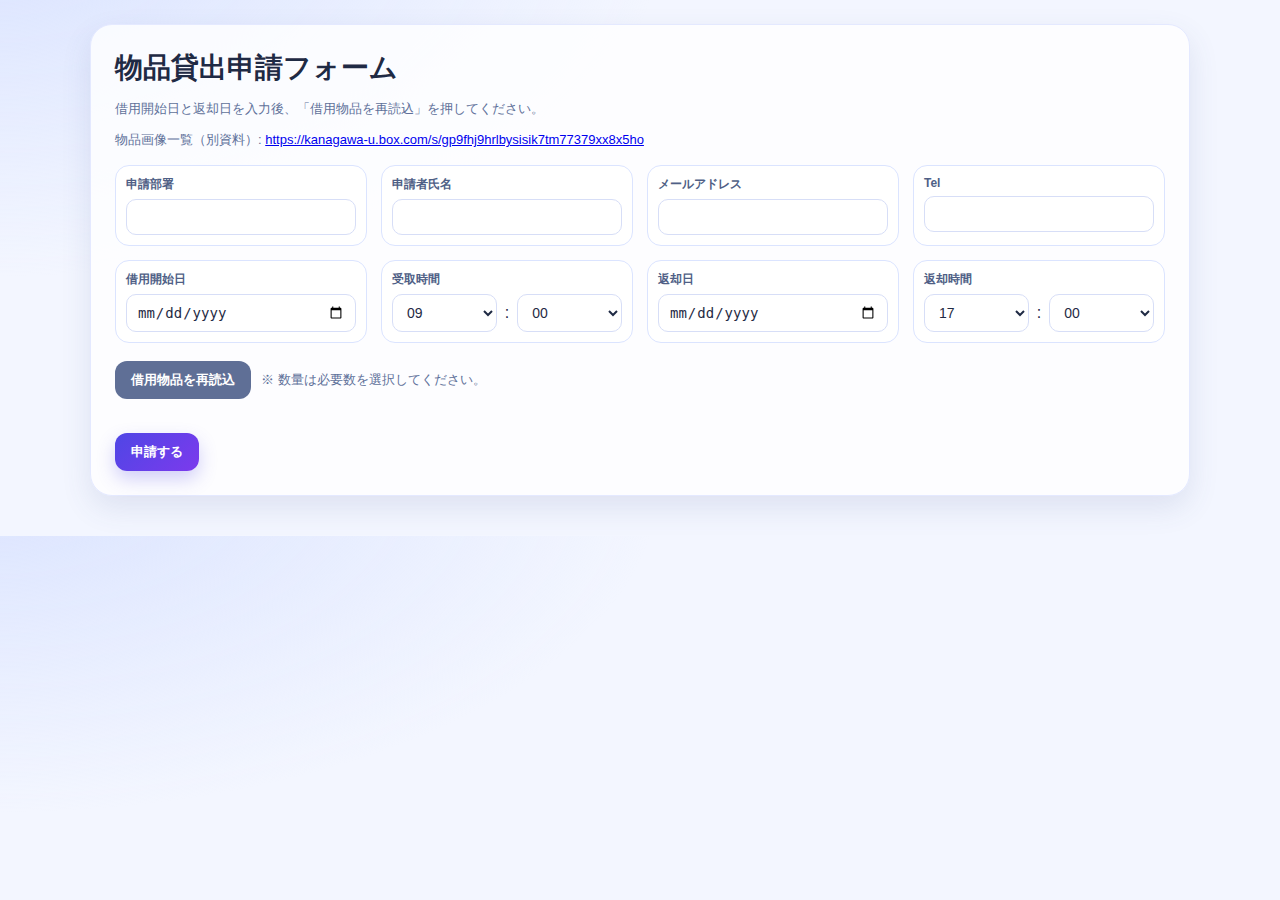
<file: Index.html>
<!DOCTYPE html>
<html lang="ja">
  <head>
    <meta charset="UTF-8" />
    <meta name="viewport" content="width=device-width, initial-scale=1" />
    <title>物品貸出申請フォーム</title>
    <style>
      :root { --bg:#f3f6ff; --card:#ffffffcc; --line:#dbe4ff; --text:#1f2a44; --muted:#60719a; --primary:#4f46e5; --primary2:#7c3aed; }
      * { box-sizing: border-box; }
      body { margin:0; font-family:"Inter","Noto Sans JP",sans-serif; background:radial-gradient(1200px 600px at 0% -10%, #dbe4ff 0%, transparent 55%), var(--bg); color:var(--text); }
      .container { max-width:1100px; margin:24px auto 40px; padding:24px; border:1px solid #e4e9ff; border-radius:22px; background:var(--card); box-shadow:0 12px 30px rgba(62,82,140,.12); }
      h1 { margin:0 0 6px; font-size:28px; } .muted { color:var(--muted); font-size:13px; }
      .grid { display:grid; gap:14px; grid-template-columns:repeat(auto-fit,minmax(220px,1fr)); margin-top:16px; }
      .field { background:#fff; border:1px solid var(--line); border-radius:14px; padding:10px; }
      label { font-size:12px; color:#4f5f86; display:block; margin-bottom:6px; font-weight:700; }
      input, select { width:100%; border:1px solid #d7def7; border-radius:10px; padding:9px 10px; font-size:14px; color:var(--text); background:#fff; }
      .time-pair { display:flex; gap:8px; align-items:center; }
      .actions { margin-top:18px; display:flex; gap:10px; align-items:center; flex-wrap:wrap; }
      button { border:0; border-radius:12px; padding:10px 16px; color:#fff; font-weight:700; cursor:pointer; background:linear-gradient(135deg,var(--primary),var(--primary2)); box-shadow:0 8px 18px rgba(79,70,229,.25); }
      button.secondary { background:#5f6f96; box-shadow:none; }
      .items { margin-top:16px; display:grid; grid-template-columns:repeat(auto-fit,minmax(280px,1fr)); gap:12px; }
      .item-card { border:1px solid var(--line); border-radius:16px; background:#fff; padding:12px; }
      .loading-note { margin-top:10px; font-weight:700; color:#7a4b00; }
      .complete-wrap { max-width:920px; margin:0 auto; }
      .complete-card { background:#fff; border:1px solid var(--line); border-radius:18px; padding:20px; box-shadow:0 12px 30px rgba(62,82,140,.12); }
      .complete-title { margin:0 0 8px; color:#0f5132; }
      .complete-grid { display:grid; grid-template-columns:170px 1fr; gap:8px 12px; margin-top:12px; font-size:14px; }
      .complete-grid .k { color:#5f6f96; font-weight:700; }
      .complete-items { margin-top:14px; border-top:1px solid #e5eafc; padding-top:10px; }
      .pill { display:inline-block; background:#eef2ff; border:1px solid #dbe4ff; border-radius:999px; padding:6px 10px; margin:4px 6px 0 0; font-size:13px; }
    </style>
  </head>
  <body>
    <div class="container" id="formPage">
      <h1>物品貸出申請フォーム</h1>
      <p class="muted">借用開始日と返却日を入力後、「借用物品を再読込」を押してください。</p>
      <p class="muted">物品画像一覧（別資料）: <a href="https://kanagawa-u.box.com/s/gp9fhj9hrlbysisik7tm77379xx8x5ho" target="_blank" rel="noopener noreferrer">https://kanagawa-u.box.com/s/gp9fhj9hrlbysisik7tm77379xx8x5ho</a></p>

      <div class="grid">
        <div class="field"><label>申請部署</label><input id="department" /></div>
        <div class="field"><label>申請者氏名</label><input id="applicant" /></div>
        <div class="field"><label>メールアドレス</label><input id="email" type="email" /></div>
        <div class="field"><label>Tel</label><input id="tel" /></div>
        <div class="field"><label>借用開始日</label><input id="startDate" type="date" /></div>
        <div class="field"><label>受取時間</label><div class="time-pair"><select id="pickupHour"></select><span>:</span><select id="pickupMinute"></select></div></div>
        <div class="field"><label>返却日</label><input id="endDate" type="date" /></div>
        <div class="field"><label>返却時間</label><div class="time-pair"><select id="returnHour"></select><span>:</span><select id="returnMinute"></select></div></div>
      </div>

      <div class="actions">
        <button type="button" class="secondary" onclick="loadItems()">借用物品を再読込</button>
        <span class="muted">※ 数量は必要数を選択してください。</span>
      </div>

      <div id="items" class="items"></div>

      <div class="actions"><button id="submitBtn" type="button" onclick="submitForm()">申請する</button></div>
      <div id="message"></div>
      <div id="loadingNote" class="loading-note" style="display:none;">申請中です。しばらくお待ちください・・・</div>
    </div>

    <div class="container" id="completionPage" style="display:none;">
      <div class="complete-wrap">
        <div class="complete-card">
          <h2 class="complete-title">申請が完了しました</h2>
          <p class="muted">入力したメールアドレスにも同じ申請内容を送信しました。</p>
          <div class="complete-grid" id="completeGrid"></div>
          <div class="complete-items">
            <div class="k">借用物品</div>
            <div id="completeItems"></div>
          </div>
          <div class="actions" style="margin-top:16px;"><button type="button" onclick="restartForm()">続けて申請する</button></div>
        </div>
      </div>
    </div>

    <script>
      let currentItems = [];

      function pad2(num){ return String(num).padStart(2, '0'); }
      function initTimeDropdowns(){
        const hourOptions = Array.from({ length: 24 }, (_, i) => `<option value="${pad2(i)}">${pad2(i)}</option>`).join('');
        const minuteOptions = ['00','10','20','30','40','50'].map((m)=>`<option value="${m}">${m}</option>`).join('');
        ['pickupHour','returnHour'].forEach((id)=>document.getElementById(id).innerHTML=hourOptions);
        ['pickupMinute','returnMinute'].forEach((id)=>document.getElementById(id).innerHTML=minuteOptions);
        document.getElementById('pickupHour').value='09'; document.getElementById('pickupMinute').value='00';
        document.getElementById('returnHour').value='17'; document.getElementById('returnMinute').value='00';
      }
      function getSelectedTime(prefix){ return `${document.getElementById(`${prefix}Hour`).value}:${document.getElementById(`${prefix}Minute`).value}`; }
      function escapeHtml(value){ return String(value||'').replaceAll('&','&amp;').replaceAll('<','&lt;').replaceAll('>','&gt;').replaceAll('"','&quot;').replaceAll("'",'&#39;'); }

      function loadItems(){
        google.script.run.withSuccessHandler(renderItems).withFailureHandler(showError)
          .getAvailableItems(document.getElementById('startDate').value, document.getElementById('endDate').value);
      }

      function renderItems(items){
        currentItems = items;
        const root = document.getElementById('items');
        root.innerHTML = '';
        items.forEach((item, idx)=>{
          const options = ['<option value="0">選択なし</option>'];
          for (let q=1; q <= (item.maxSelectable||0); q++) options.push(`<option value="${q}">${q}</option>`);
          const card = document.createElement('div');
          card.className='item-card';
          card.innerHTML = `<div><strong>${escapeHtml(item.name)}</strong></div><div style="margin-top:10px;"><label>数量</label><select id="qty-${idx}" ${item.maxSelectable===0?'disabled':''}>${options.join('')}</select></div>`;
          root.appendChild(card);
        });
      }

      function setSubmittingState(isSubmitting){
        document.getElementById('loadingNote').style.display = isSubmitting ? 'block' : 'none';
        document.getElementById('submitBtn').disabled = isSubmitting;
      }

      function submitForm(){
        const payload = {
          department: document.getElementById('department').value,
          applicant: document.getElementById('applicant').value,
          email: document.getElementById('email').value,
          tel: document.getElementById('tel').value,
          startDate: document.getElementById('startDate').value,
          pickupTime: getSelectedTime('pickup'),
          endDate: document.getElementById('endDate').value,
          returnTime: getSelectedTime('return'),
          items: [],
        };
        currentItems.forEach((item, idx)=>{
          const q = Number(document.getElementById(`qty-${idx}`).value || 0);
          if (q>0) payload.items.push({ code:item.code, quantity:q });
        });

        setSubmittingState(true);
        google.script.run
          .withSuccessHandler((res)=>{ setSubmittingState(false); renderCompletionScreen(res.summary); })
          .withFailureHandler((err)=>{ setSubmittingState(false); showError(err); })
          .submitApplication(payload);
      }

      function renderCompletionScreen(summary){
        const grid = document.getElementById('completeGrid');
        grid.innerHTML = `
          <div class="k">申請No</div><div>${escapeHtml(summary.applicationNo)}</div>
          <div class="k">申請部署</div><div>${escapeHtml(summary.department)}</div>
          <div class="k">申請者氏名</div><div>${escapeHtml(summary.applicant)}</div>
          <div class="k">メールアドレス</div><div>${escapeHtml(summary.email)}</div>
          <div class="k">Tel</div><div>${escapeHtml(summary.tel)}</div>
          <div class="k">借用開始日</div><div>${escapeHtml(summary.startDate)}</div>
          <div class="k">受取時間</div><div>${escapeHtml(summary.pickupTime)}</div>
          <div class="k">返却日</div><div>${escapeHtml(summary.endDate)}</div>
          <div class="k">返却時間</div><div>${escapeHtml(summary.returnTime)}</div>`;

        document.getElementById('completeItems').innerHTML = (summary.items || [])
          .map((item) => `<span class="pill">${escapeHtml(item.name)} × ${escapeHtml(item.quantity)}</span>`)
          .join('') || '<span class="muted">なし</span>';

        document.getElementById('formPage').style.display = 'none';
        document.getElementById('completionPage').style.display = 'block';
      }

      function restartForm(){
        document.getElementById('completionPage').style.display = 'none';
        document.getElementById('formPage').style.display = 'block';
        setSubmittingState(false);
        document.getElementById('message').textContent = '';
        document.getElementById('items').querySelectorAll('select[id^="qty-"]').forEach((sel)=>{ sel.value = '0'; });
      }

      function showError(err){
        document.getElementById('message').textContent = err.message || err;
        document.getElementById('message').style.color = '#b42318';
      }

      window.onload = () => { initTimeDropdowns(); loadItems(); };
    </script>
  </body>
</html>
</file>
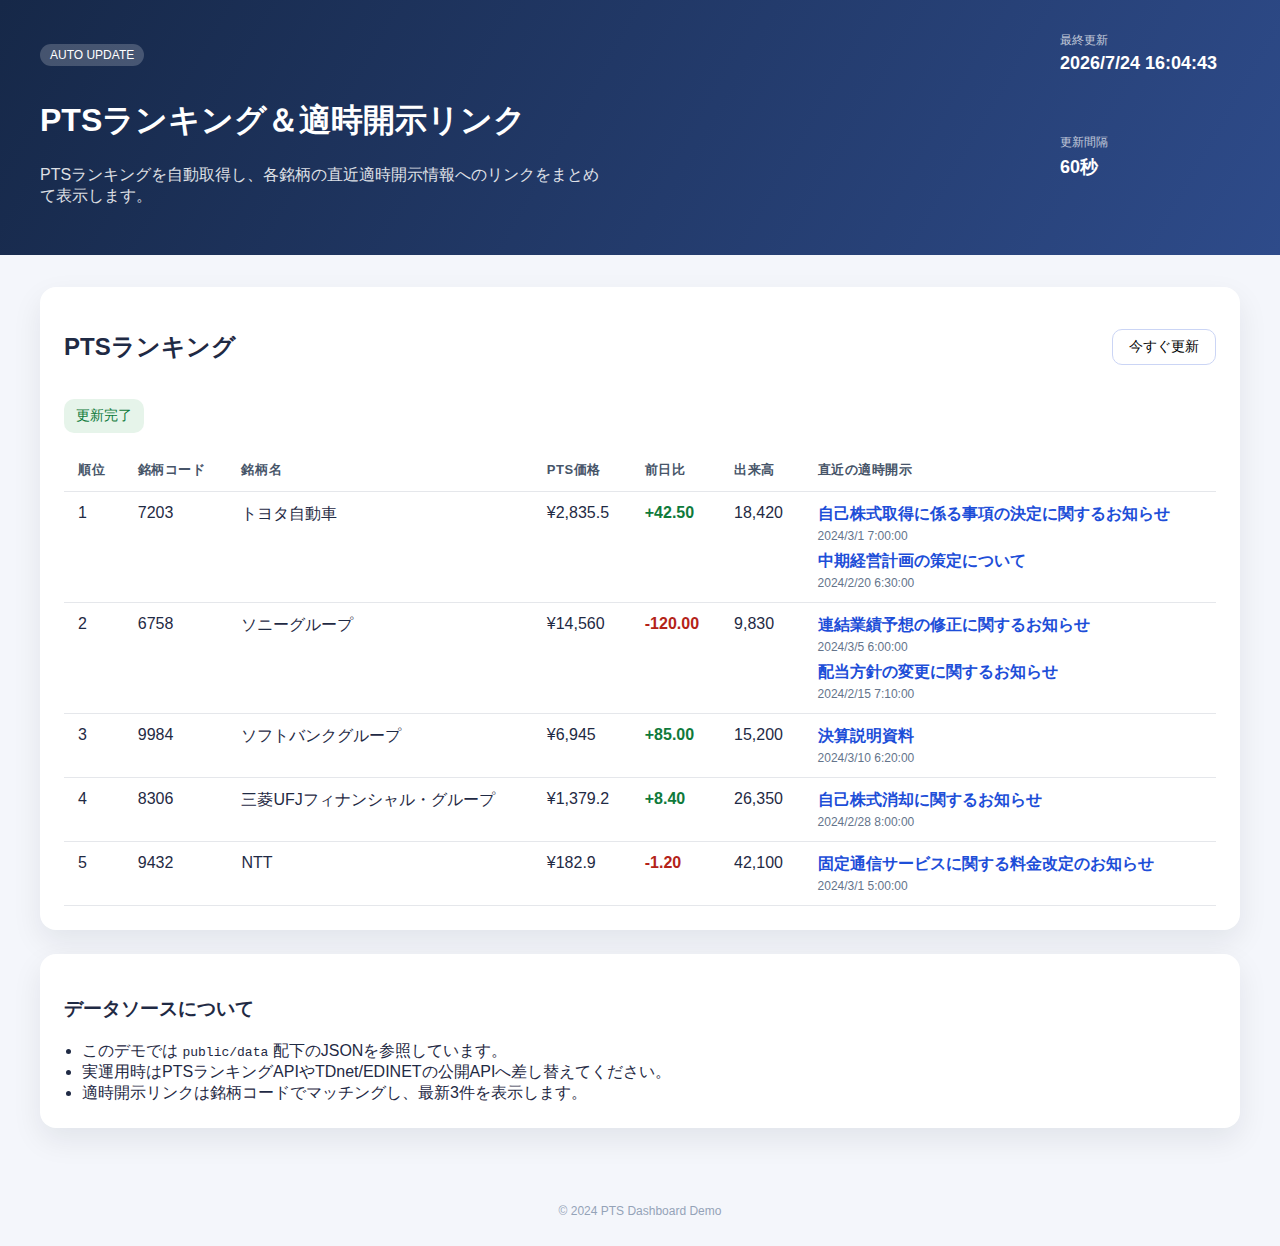
<file: public/index.html>
<!DOCTYPE html>
<html lang="ja">
  <head>
    <meta charset="UTF-8" />
    <meta name="viewport" content="width=device-width, initial-scale=1" />
    <title>PTSランキング＆適時開示リンク一覧</title>
    <link rel="stylesheet" href="styles.css" />
  </head>
  <body>
    <header class="hero">
      <div>
        <p class="badge">Auto Update</p>
        <h1>PTSランキング＆適時開示リンク</h1>
        <p class="subtitle">
          PTSランキングを自動取得し、各銘柄の直近適時開示情報へのリンクをまとめて表示します。
        </p>
      </div>
      <div class="meta">
        <div>
          <p class="meta-label">最終更新</p>
          <p id="last-updated" class="meta-value">--</p>
        </div>
        <div>
          <p class="meta-label">更新間隔</p>
          <p class="meta-value">60秒</p>
        </div>
      </div>
    </header>

    <main>
      <section class="panel">
        <div class="panel-header">
          <h2>PTSランキング</h2>
          <button id="refresh-button" class="ghost-button">今すぐ更新</button>
        </div>
        <div id="status" class="status">読み込み中...</div>
        <div class="table-wrapper">
          <table>
            <thead>
              <tr>
                <th>順位</th>
                <th>銘柄コード</th>
                <th>銘柄名</th>
                <th>PTS価格</th>
                <th>前日比</th>
                <th>出来高</th>
                <th>直近の適時開示</th>
              </tr>
            </thead>
            <tbody id="ranking-body"></tbody>
          </table>
        </div>
      </section>

      <section class="panel note">
        <h3>データソースについて</h3>
        <ul>
          <li>このデモでは <code>public/data</code> 配下のJSONを参照しています。</li>
          <li>実運用時はPTSランキングAPIやTDnet/EDINETの公開APIへ差し替えてください。</li>
          <li>適時開示リンクは銘柄コードでマッチングし、最新3件を表示します。</li>
        </ul>
      </section>
    </main>

    <footer>
      <p>© 2024 PTS Dashboard Demo</p>
    </footer>

    <script src="app.js"></script>
  </body>
</html>
</file>
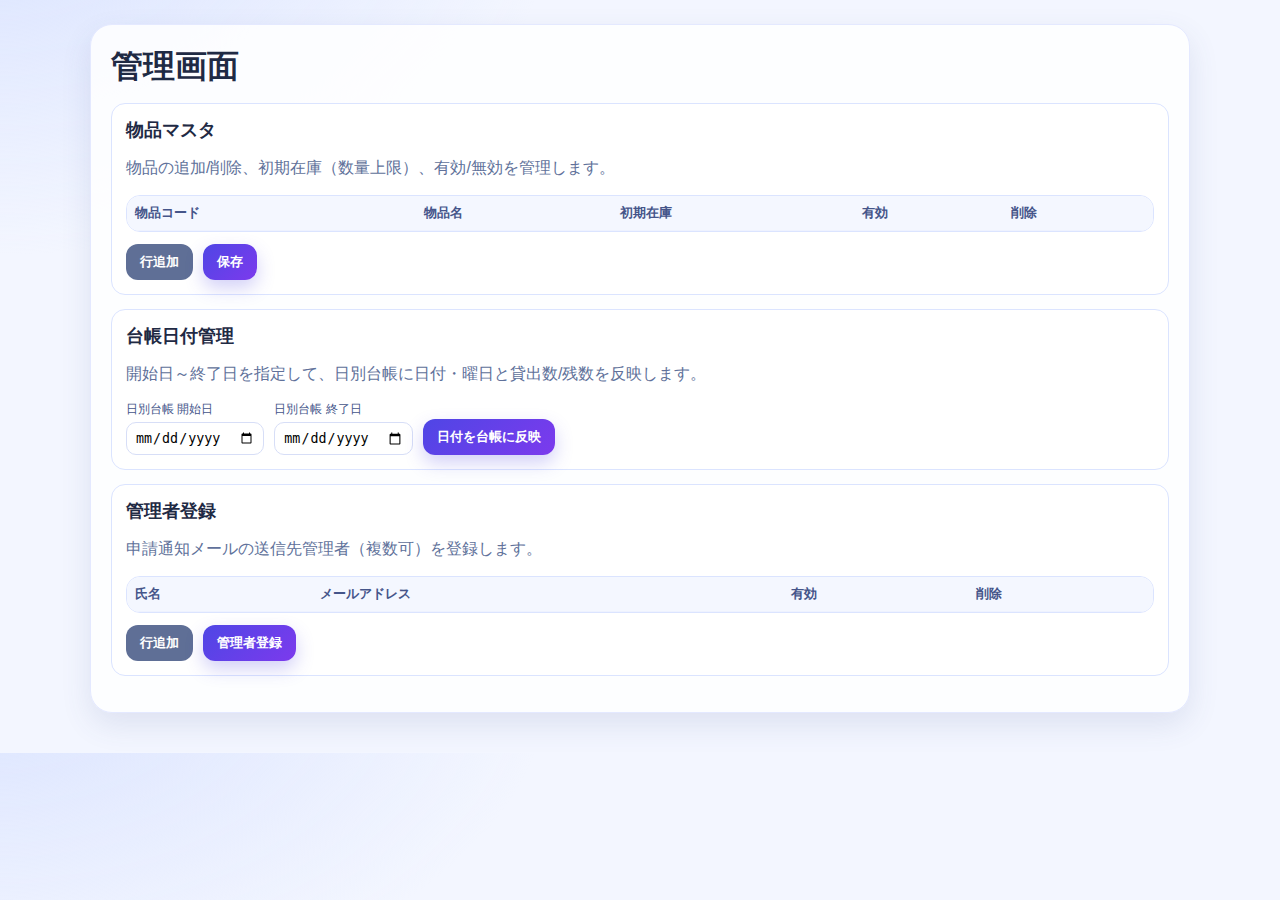
<file: Admin.html>
<!DOCTYPE html>
<html lang="ja">
  <head>
    <meta charset="UTF-8" />
    <meta name="viewport" content="width=device-width, initial-scale=1" />
    <title>物品マスタ管理</title>
    <style>
      :root{ --bg:#f3f6ff; --card:#ffffffd6; --line:#dbe4ff; --text:#1f2a44; --muted:#60719a; --primary:#4f46e5; --primary2:#7c3aed; }
      *{ box-sizing:border-box; }
      body{ margin:0; font-family:"Inter","Noto Sans JP",sans-serif; background:radial-gradient(1000px 600px at 0% -10%, #dbe4ff 0%, transparent 55%), var(--bg); color:var(--text); }
      .container{ max-width:1100px; margin:24px auto 40px; background:var(--card); border:1px solid #e4e9ff; border-radius:22px; padding:20px; box-shadow:0 12px 30px rgba(62,82,140,.12); }
      h1{ margin:0 0 8px; }
      h2{ margin:0 0 8px; font-size:18px; }
      p{ color:var(--muted); }
      .section{ background:#fff; border:1px solid var(--line); border-radius:14px; padding:14px; margin-top:14px; }
      table{ width:100%; border-collapse:separate; border-spacing:0; background:#fff; border:1px solid var(--line); border-radius:14px; overflow:hidden; }
      th,td{ border-bottom:1px solid #eef2ff; padding:8px; font-size:13px; vertical-align:top; }
      th{ background:#f4f7ff; text-align:left; color:#45558a; }
      input[type="text"], input[type="number"], input[type="date"], input[type="email"]{ width:100%; border:1px solid #d7def7; border-radius:10px; padding:7px 8px; }
      .actions{ margin-top:12px; display:flex; gap:10px; align-items:flex-end; flex-wrap: wrap; }
      button{ border:0; border-radius:12px; padding:9px 14px; color:#fff; font-weight:700; cursor:pointer; background:linear-gradient(135deg,var(--primary),var(--primary2)); box-shadow:0 8px 18px rgba(79,70,229,.25); }
      .secondary{ background:#5f6f96; box-shadow:none; }
      .msg{ margin-top:8px; font-weight:700; }
    </style>
  </head>
  <body>
    <div class="container">
      <h1>管理画面</h1>

      <div class="section">
        <h2>物品マスタ</h2>
        <p>物品の追加/削除、初期在庫（数量上限）、有効/無効を管理します。</p>
        <table id="masterTable">
          <thead><tr><th>物品コード</th><th>物品名</th><th>初期在庫</th><th>有効</th><th>削除</th></tr></thead>
          <tbody></tbody>
        </table>
        <div class="actions">
          <button type="button" class="secondary" onclick="addMasterRow()">行追加</button>
          <button type="button" onclick="saveMaster()">保存</button>
        </div>
      </div>

      <div class="section">
        <h2>台帳日付管理</h2>
        <p>開始日～終了日を指定して、日別台帳に日付・曜日と貸出数/残数を反映します。</p>
        <div class="actions" style="margin-top:0;">
          <div>
            <label style="font-size:12px;color:#45558a;display:block;margin-bottom:4px;">日別台帳 開始日</label>
            <input id="ledgerStartDate" type="date" />
          </div>
          <div>
            <label style="font-size:12px;color:#45558a;display:block;margin-bottom:4px;">日別台帳 終了日</label>
            <input id="ledgerEndDate" type="date" />
          </div>
          <div><button type="button" onclick="reflectLedgerDates()">日付を台帳に反映</button></div>
        </div>
      </div>

      <div class="section">
        <h2>管理者登録</h2>
        <p>申請通知メールの送信先管理者（複数可）を登録します。</p>
        <table id="managerTable">
          <thead><tr><th>氏名</th><th>メールアドレス</th><th>有効</th><th>削除</th></tr></thead>
          <tbody></tbody>
        </table>
        <div class="actions">
          <button type="button" class="secondary" onclick="addManagerRow()">行追加</button>
          <button type="button" onclick="saveManagers()">管理者登録</button>
        </div>
      </div>

      <p id="msg" class="msg"></p>
    </div>

    <script>
      function load() {
        google.script.run.withSuccessHandler(renderMaster).withFailureHandler(showError).getMasterData();
        google.script.run.withSuccessHandler(renderManagers).withFailureHandler(showError).getManagerData();
      }

      function renderMaster(items) {
        const tbody = document.querySelector('#masterTable tbody');
        tbody.innerHTML = '';
        items.forEach((item) => addMasterRow(item));
      }

      function addMasterRow(item = { code: '', name: '', stock: 0, active: true }) {
        const tbody = document.querySelector('#masterTable tbody');
        const tr = document.createElement('tr');
        tr.innerHTML = `
          <td><input type="text" class="code" value="${item.code}"></td>
          <td><input type="text" class="name" value="${item.name}"></td>
          <td><input type="number" class="stock" min="0" value="${item.stock}"></td>
          <td style="text-align:center;"><input type="checkbox" class="active" ${item.active ? 'checked' : ''}></td>
          <td style="text-align:center;"><button type="button" class="secondary" onclick="this.closest('tr').remove()">削除</button></td>`;
        tbody.appendChild(tr);
      }

      function saveMaster() {
        const rows = [...document.querySelectorAll('#masterTable tbody tr')];
        const items = rows.map((tr) => ({
          code: tr.querySelector('.code').value.trim(),
          name: tr.querySelector('.name').value.trim(),
          stock: Number(tr.querySelector('.stock').value || 0),
          active: tr.querySelector('.active').checked,
        })).filter((x) => x.code && x.name);

        google.script.run
          .withSuccessHandler(() => showSuccess('物品マスタを保存しました。'))
          .withFailureHandler(showError)
          .saveMasterData(items);
      }

      function reflectLedgerDates() {
        const startDate = document.getElementById('ledgerStartDate').value;
        const endDate = document.getElementById('ledgerEndDate').value;

        google.script.run
          .withSuccessHandler((res) => showSuccess(res.message || '台帳へ反映しました。'))
          .withFailureHandler(showError)
          .reflectLedgerDateRange(startDate, endDate);
      }

      function renderManagers(managers) {
        const tbody = document.querySelector('#managerTable tbody');
        tbody.innerHTML = '';
        managers.forEach((m) => addManagerRow(m));
      }

      function addManagerRow(manager = { name: '', email: '', active: true }) {
        const tbody = document.querySelector('#managerTable tbody');
        const tr = document.createElement('tr');
        tr.innerHTML = `
          <td><input type="text" class="manager-name" value="${manager.name || ''}"></td>
          <td><input type="email" class="manager-email" value="${manager.email || ''}"></td>
          <td style="text-align:center;"><input type="checkbox" class="manager-active" ${manager.active ? 'checked' : ''}></td>
          <td style="text-align:center;"><button type="button" class="secondary" onclick="this.closest('tr').remove()">削除</button></td>`;
        tbody.appendChild(tr);
      }

      function saveManagers() {
        const rows = [...document.querySelectorAll('#managerTable tbody tr')];
        const managers = rows.map((tr) => ({
          name: tr.querySelector('.manager-name').value.trim(),
          email: tr.querySelector('.manager-email').value.trim(),
          active: tr.querySelector('.manager-active').checked,
        })).filter((m) => m.name && m.email);

        google.script.run
          .withSuccessHandler((res) => showSuccess(res.message || '管理者を登録しました。'))
          .withFailureHandler(showError)
          .saveManagerData(managers);
      }

      function showSuccess(text) {
        const msg = document.getElementById('msg');
        msg.textContent = text;
        msg.style.color = '#0f5132';
        load();
      }

      function showError(err) {
        const msg = document.getElementById('msg');
        msg.textContent = err.message || err;
        msg.style.color = '#b42318';
      }

      window.onload = load;
    </script>
  </body>
</html>
</file>
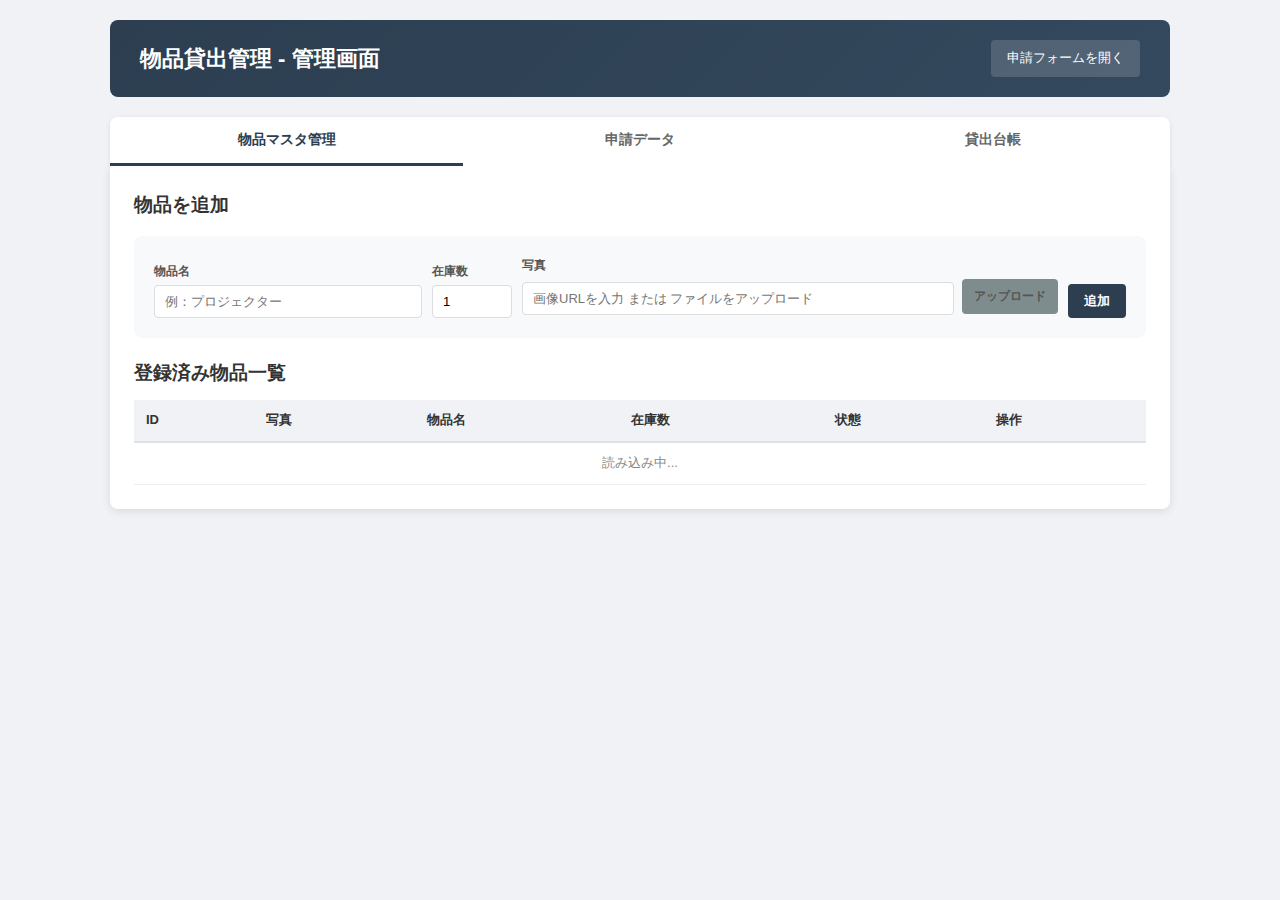
<file: equipment-loan-form/AdminPage.html>
<!DOCTYPE html>
<html>
<head>
  <base target="_top">
  <style>
    * {
      box-sizing: border-box;
      margin: 0;
      padding: 0;
    }

    body {
      font-family: 'Segoe UI', 'Hiragino Kaku Gothic ProN', 'Meiryo', sans-serif;
      background-color: #f0f2f5;
      color: #333;
      line-height: 1.6;
    }

    .container {
      max-width: 1100px;
      margin: 0 auto;
      padding: 20px;
    }

    .header {
      background: linear-gradient(135deg, #2c3e50, #34495e);
      color: white;
      padding: 20px 30px;
      border-radius: 8px;
      margin-bottom: 20px;
      display: flex;
      justify-content: space-between;
      align-items: center;
    }

    .header h1 {
      font-size: 22px;
    }

    .header .nav-link {
      color: white;
      text-decoration: none;
      background: rgba(255,255,255,0.15);
      padding: 8px 16px;
      border-radius: 4px;
      font-size: 13px;
    }

    .header .nav-link:hover {
      background: rgba(255,255,255,0.25);
    }

    /* タブ */
    .tabs {
      display: flex;
      background: white;
      border-radius: 8px 8px 0 0;
      box-shadow: 0 1px 4px rgba(0,0,0,0.1);
      overflow: hidden;
    }

    .tab-btn {
      flex: 1;
      padding: 14px;
      text-align: center;
      font-weight: 600;
      font-size: 14px;
      cursor: pointer;
      border: none;
      background: white;
      color: #666;
      border-bottom: 3px solid transparent;
      transition: all 0.2s;
    }

    .tab-btn:hover {
      background: #f8f9fa;
    }

    .tab-btn.active {
      color: #2c3e50;
      border-bottom-color: #2c3e50;
    }

    .tab-content {
      display: none;
      background: white;
      border-radius: 0 0 8px 8px;
      box-shadow: 0 2px 10px rgba(0,0,0,0.1);
      padding: 24px;
      margin-bottom: 20px;
    }

    .tab-content.active {
      display: block;
    }

    /* 物品管理 */
    .add-item-form {
      display: flex;
      gap: 10px;
      flex-wrap: wrap;
      align-items: flex-end;
      margin-bottom: 20px;
      padding: 20px;
      background: #f8f9fa;
      border-radius: 8px;
    }

    .add-item-form .field {
      display: flex;
      flex-direction: column;
    }

    .add-item-form .field label {
      font-size: 12px;
      font-weight: 600;
      color: #555;
      margin-bottom: 4px;
    }

    .add-item-form .field input {
      padding: 8px 10px;
      border: 1px solid #ddd;
      border-radius: 4px;
      font-size: 13px;
    }

    .add-item-form .field.name-field {
      flex: 1;
      min-width: 150px;
    }

    .add-item-form .field.stock-field {
      width: 80px;
    }

    .add-item-form .field.photo-field {
      flex: 2;
      min-width: 200px;
    }

    .photo-upload-area {
      display: flex;
      gap: 8px;
      align-items: center;
    }

    .photo-upload-area input[type="text"] {
      flex: 1;
      padding: 8px 10px;
      border: 1px solid #ddd;
      border-radius: 4px;
      font-size: 13px;
    }

    .photo-upload-area .upload-btn {
      position: relative;
      overflow: hidden;
      padding: 8px 12px;
      background: #7f8c8d;
      color: white;
      border: none;
      border-radius: 4px;
      font-size: 12px;
      cursor: pointer;
      white-space: nowrap;
    }

    .photo-upload-area .upload-btn input[type="file"] {
      position: absolute;
      top: 0; left: 0;
      width: 100%; height: 100%;
      opacity: 0;
      cursor: pointer;
    }

    .btn {
      padding: 8px 16px;
      border: none;
      border-radius: 4px;
      font-size: 13px;
      font-weight: 600;
      cursor: pointer;
      transition: opacity 0.2s;
    }

    .btn:hover {
      opacity: 0.85;
    }

    .btn-primary {
      background: #2c3e50;
      color: white;
    }

    .btn-danger {
      background: #e74c3c;
      color: white;
    }

    .btn-success {
      background: #27ae60;
      color: white;
    }

    .btn-warning {
      background: #f39c12;
      color: white;
    }

    .btn-sm {
      padding: 5px 10px;
      font-size: 12px;
    }

    /* テーブル */
    .data-table {
      width: 100%;
      border-collapse: collapse;
      font-size: 13px;
    }

    .data-table th {
      background: #f0f2f5;
      padding: 10px 12px;
      text-align: left;
      font-weight: 600;
      border-bottom: 2px solid #dee2e6;
      white-space: nowrap;
    }

    .data-table td {
      padding: 10px 12px;
      border-bottom: 1px solid #eee;
      vertical-align: middle;
    }

    .data-table tr:hover {
      background: #f8f9fa;
    }

    .data-table .item-thumb {
      width: 50px;
      height: 50px;
      object-fit: cover;
      border-radius: 4px;
    }

    .data-table .status-badge {
      display: inline-block;
      padding: 3px 8px;
      border-radius: 12px;
      font-size: 11px;
      font-weight: 600;
    }

    .status-badge.active {
      background: #d4edda;
      color: #155724;
    }

    .status-badge.inactive {
      background: #f8d7da;
      color: #721c24;
    }

    .status-badge.applied {
      background: #cce5ff;
      color: #004085;
    }

    .status-badge.cancelled {
      background: #e2e3e5;
      color: #383d41;
    }

    .actions {
      display: flex;
      gap: 4px;
    }

    .empty-state {
      text-align: center;
      padding: 40px;
      color: #888;
    }

    /* 編集モーダル */
    .modal-overlay {
      display: none;
      position: fixed;
      top: 0; left: 0;
      width: 100%; height: 100%;
      background: rgba(0,0,0,0.5);
      z-index: 1000;
      justify-content: center;
      align-items: center;
    }

    .modal-overlay.active {
      display: flex;
    }

    .modal {
      background: white;
      border-radius: 8px;
      padding: 24px;
      width: 90%;
      max-width: 500px;
      box-shadow: 0 10px 30px rgba(0,0,0,0.3);
    }

    .modal h3 {
      margin-bottom: 16px;
      color: #2c3e50;
    }

    .modal .form-group {
      margin-bottom: 16px;
    }

    .modal .form-group label {
      display: block;
      font-weight: 600;
      font-size: 13px;
      margin-bottom: 4px;
    }

    .modal .form-group input,
    .modal .form-group select {
      width: 100%;
      padding: 8px 10px;
      border: 1px solid #ddd;
      border-radius: 4px;
      font-size: 13px;
    }

    .modal .modal-actions {
      display: flex;
      gap: 8px;
      justify-content: flex-end;
      margin-top: 20px;
    }

    /* 通知 */
    .toast {
      position: fixed;
      bottom: 20px;
      right: 20px;
      padding: 12px 20px;
      border-radius: 6px;
      color: white;
      font-size: 14px;
      z-index: 2000;
      display: none;
      box-shadow: 0 4px 12px rgba(0,0,0,0.2);
      animation: slideIn 0.3s ease;
    }

    .toast.success { background: #27ae60; }
    .toast.error { background: #e74c3c; }

    @keyframes slideIn {
      from { transform: translateX(100%); opacity: 0; }
      to { transform: translateX(0); opacity: 1; }
    }

    /* 台帳プレビュー */
    .ledger-controls {
      margin-bottom: 16px;
      display: flex;
      gap: 10px;
      align-items: center;
    }

    .ledger-table-wrapper {
      overflow-x: auto;
    }

    .ledger-table {
      border-collapse: collapse;
      font-size: 12px;
      white-space: nowrap;
    }

    .ledger-table th, .ledger-table td {
      padding: 6px 10px;
      border: 1px solid #dee2e6;
      text-align: center;
    }

    .ledger-table th {
      background: #f0f2f5;
      font-weight: 600;
    }

    .ledger-table .zero-stock {
      background: #ffcccc;
      font-weight: 600;
    }

    .ledger-table .item-header {
      background: #2c3e50;
      color: white;
    }

    .ledger-table .sub-header {
      background: #ecf0f1;
      font-size: 11px;
    }

    /* フィルター */
    .filter-row {
      display: flex;
      gap: 10px;
      margin-bottom: 16px;
      flex-wrap: wrap;
      align-items: center;
    }

    .filter-row select,
    .filter-row input {
      padding: 6px 10px;
      border: 1px solid #ddd;
      border-radius: 4px;
      font-size: 13px;
    }

    @media (max-width: 768px) {
      .container { padding: 10px; }
      .add-item-form { flex-direction: column; }
      .add-item-form .field { width: 100%; }
      .header { flex-direction: column; gap: 10px; }
    }
  </style>
</head>
<body>

<div class="toast" id="toast"></div>

<!-- 編集モーダル -->
<div class="modal-overlay" id="editModal">
  <div class="modal">
    <h3>物品を編集</h3>
    <input type="hidden" id="editRowIndex">
    <div class="form-group">
      <label>物品名</label>
      <input type="text" id="editName">
    </div>
    <div class="form-group">
      <label>写真URL（Google Drive共有URL または 画像URL）</label>
      <input type="text" id="editPhotoUrl" placeholder="https://drive.google.com/file/d/.../view">
    </div>
    <div class="form-group">
      <label>在庫数（貸出上限）</label>
      <input type="number" id="editStock" min="0">
    </div>
    <div class="form-group">
      <label>状態</label>
      <select id="editActive">
        <option value="true">有効</option>
        <option value="false">無効</option>
      </select>
    </div>
    <div class="modal-actions">
      <button class="btn" onclick="closeEditModal()" style="background:#ccc;">キャンセル</button>
      <button class="btn btn-primary" onclick="saveEdit()">保存</button>
    </div>
  </div>
</div>

<div class="container">
  <div class="header">
    <h1>物品貸出管理 - 管理画面</h1>
    <a href="?" class="nav-link">申請フォームを開く</a>
  </div>

  <!-- タブ -->
  <div class="tabs">
    <button class="tab-btn active" onclick="switchTab('items')">物品マスタ管理</button>
    <button class="tab-btn" onclick="switchTab('applications')">申請データ</button>
    <button class="tab-btn" onclick="switchTab('ledger')">貸出台帳</button>
  </div>

  <!-- ===== 物品マスタ管理タブ ===== -->
  <div class="tab-content active" id="tab-items">
    <h3 style="margin-bottom:16px;">物品を追加</h3>
    <div class="add-item-form">
      <div class="field name-field">
        <label>物品名</label>
        <input type="text" id="newItemName" placeholder="例：プロジェクター">
      </div>
      <div class="field stock-field">
        <label>在庫数</label>
        <input type="number" id="newItemStock" value="1" min="1">
      </div>
      <div class="field photo-field">
        <label>写真</label>
        <div class="photo-upload-area">
          <input type="text" id="newItemPhotoUrl" placeholder="画像URLを入力 または ファイルをアップロード">
          <label class="upload-btn">
            アップロード
            <input type="file" accept="image/*" onchange="uploadPhoto(this, 'newItemPhotoUrl')">
          </label>
        </div>
      </div>
      <button class="btn btn-primary" onclick="addNewItem()">追加</button>
    </div>

    <h3 style="margin-bottom:12px;">登録済み物品一覧</h3>
    <table class="data-table">
      <thead>
        <tr>
          <th>ID</th>
          <th>写真</th>
          <th>物品名</th>
          <th>在庫数</th>
          <th>状態</th>
          <th>操作</th>
        </tr>
      </thead>
      <tbody id="itemsTableBody">
        <tr><td colspan="6" class="empty-state">読み込み中...</td></tr>
      </tbody>
    </table>
  </div>

  <!-- ===== 申請データタブ ===== -->
  <div class="tab-content" id="tab-applications">
    <div class="filter-row">
      <select id="statusFilter" onchange="filterApplications()">
        <option value="">全てのステータス</option>
        <option value="申請済">申請済</option>
        <option value="承認済">承認済</option>
        <option value="貸出中">貸出中</option>
        <option value="返却済">返却済</option>
        <option value="キャンセル">キャンセル</option>
      </select>
      <button class="btn btn-sm btn-primary" onclick="loadApplications()">更新</button>
    </div>

    <table class="data-table">
      <thead>
        <tr>
          <th>申請No.</th>
          <th>通番</th>
          <th>申請日時</th>
          <th>申請部署</th>
          <th>申請者</th>
          <th>期間</th>
          <th>物品</th>
          <th>数量</th>
          <th>ステータス</th>
          <th>操作</th>
        </tr>
      </thead>
      <tbody id="applicationsTableBody">
        <tr><td colspan="10" class="empty-state">読み込み中...</td></tr>
      </tbody>
    </table>
  </div>

  <!-- ===== 貸出台帳タブ ===== -->
  <div class="tab-content" id="tab-ledger">
    <div class="ledger-controls">
      <button class="btn btn-primary btn-sm" onclick="refreshLedger()">台帳を更新</button>
      <span style="font-size:13px;color:#666;">今日から60日間の貸出状況を表示</span>
    </div>

    <div class="ledger-table-wrapper" id="ledgerTableWrapper">
      <p class="empty-state">「台帳を更新」ボタンを押して最新の状況を表示してください。</p>
    </div>
  </div>
</div>

<script>
  // ===== グローバル変数 =====
  var allApplications = [];

  // ===== 初期化 =====
  document.addEventListener('DOMContentLoaded', function() {
    loadItems();
  });

  // ===== タブ切替 =====
  function switchTab(tabName) {
    var tabs = document.querySelectorAll('.tab-btn');
    var contents = document.querySelectorAll('.tab-content');
    for (var i = 0; i < tabs.length; i++) {
      tabs[i].classList.remove('active');
    }
    for (var i = 0; i < contents.length; i++) {
      contents[i].classList.remove('active');
    }

    event.target.classList.add('active');
    document.getElementById('tab-' + tabName).classList.add('active');

    if (tabName === 'applications' && allApplications.length === 0) {
      loadApplications();
    }
  }

  // ===== 物品管理 =====
  function loadItems() {
    google.script.run
      .withSuccessHandler(renderItemsTable)
      .withFailureHandler(function(err) {
        document.getElementById('itemsTableBody').innerHTML =
          '<tr><td colspan="6" class="empty-state">読み込みエラー: ' + err.message + '</td></tr>';
      })
      .getAllItems();
  }

  function renderItemsTable(items) {
    var tbody = document.getElementById('itemsTableBody');

    if (items.length === 0) {
      tbody.innerHTML = '<tr><td colspan="6" class="empty-state">物品が登録されていません。上のフォームから追加してください。</td></tr>';
      return;
    }

    var html = '';
    for (var i = 0; i < items.length; i++) {
      var item = items[i];
      var photoHtml = item.photoUrl
        ? '<img class="item-thumb" src="' + escapeHtml(convertDriveUrlClient(item.photoUrl)) + '" onerror="this.src=\'\';this.alt=\'No Image\'">'
        : '<span style="color:#aaa;font-size:12px;">未設定</span>';

      var statusClass = item.active ? 'active' : 'inactive';
      var statusText = item.active ? '有効' : '無効';

      html += '<tr>'
        + '<td>' + escapeHtml(item.id) + '</td>'
        + '<td>' + photoHtml + '</td>'
        + '<td>' + escapeHtml(item.name) + '</td>'
        + '<td>' + item.stock + '</td>'
        + '<td><span class="status-badge ' + statusClass + '">' + statusText + '</span></td>'
        + '<td class="actions">'
        + '<button class="btn btn-sm btn-primary" onclick=\'openEditModal(' + JSON.stringify(item) + ')\'>編集</button>'
        + (item.active
          ? '<button class="btn btn-sm btn-danger" onclick="deactivate(' + item.rowIndex + ')">無効化</button>'
          : '<button class="btn btn-sm btn-success" onclick="activate(' + item.rowIndex + ', \'' + escapeHtml(item.name) + '\', \'' + escapeHtml(item.photoUrl) + '\', ' + item.stock + ')">有効化</button>')
        + '</td>'
        + '</tr>';
    }
    tbody.innerHTML = html;
  }

  function addNewItem() {
    var name = document.getElementById('newItemName').value.trim();
    var stock = document.getElementById('newItemStock').value;
    var photoUrl = document.getElementById('newItemPhotoUrl').value.trim();

    if (!name) {
      showToast('物品名を入力してください。', 'error');
      return;
    }

    google.script.run
      .withSuccessHandler(function(result) {
        if (result.success) {
          showToast(result.message, 'success');
          document.getElementById('newItemName').value = '';
          document.getElementById('newItemStock').value = '1';
          document.getElementById('newItemPhotoUrl').value = '';
          loadItems();
        } else {
          showToast(result.message || '追加に失敗しました。', 'error');
        }
      })
      .withFailureHandler(function(err) {
        showToast('エラー: ' + err.message, 'error');
      })
      .addItem(name, photoUrl, parseInt(stock, 10));
  }

  function openEditModal(item) {
    document.getElementById('editRowIndex').value = item.rowIndex;
    document.getElementById('editName').value = item.name;
    document.getElementById('editPhotoUrl').value = item.photoUrl || '';
    document.getElementById('editStock').value = item.stock;
    document.getElementById('editActive').value = item.active ? 'true' : 'false';
    document.getElementById('editModal').classList.add('active');
  }

  function closeEditModal() {
    document.getElementById('editModal').classList.remove('active');
  }

  function saveEdit() {
    var rowIndex = parseInt(document.getElementById('editRowIndex').value, 10);
    var name = document.getElementById('editName').value.trim();
    var photoUrl = document.getElementById('editPhotoUrl').value.trim();
    var stock = parseInt(document.getElementById('editStock').value, 10);
    var active = document.getElementById('editActive').value === 'true';

    if (!name) {
      showToast('物品名を入力してください。', 'error');
      return;
    }

    google.script.run
      .withSuccessHandler(function(result) {
        if (result.success) {
          showToast(result.message, 'success');
          closeEditModal();
          loadItems();
        }
      })
      .withFailureHandler(function(err) {
        showToast('エラー: ' + err.message, 'error');
      })
      .updateItem(rowIndex, name, photoUrl, stock, active);
  }

  function deactivate(rowIndex) {
    if (!confirm('この物品を無効化しますか？')) return;

    google.script.run
      .withSuccessHandler(function(result) {
        showToast(result.message, 'success');
        loadItems();
      })
      .withFailureHandler(function(err) {
        showToast('エラー: ' + err.message, 'error');
      })
      .deactivateItem(rowIndex);
  }

  function activate(rowIndex, name, photoUrl, stock) {
    google.script.run
      .withSuccessHandler(function(result) {
        showToast(result.message, 'success');
        loadItems();
      })
      .withFailureHandler(function(err) {
        showToast('エラー: ' + err.message, 'error');
      })
      .updateItem(rowIndex, name, photoUrl, stock, true);
  }

  // ===== 写真アップロード =====
  function uploadPhoto(fileInput, targetInputId) {
    var file = fileInput.files[0];
    if (!file) return;

    if (file.size > 5 * 1024 * 1024) {
      showToast('ファイルサイズは5MB以下にしてください。', 'error');
      return;
    }

    var reader = new FileReader();
    reader.onload = function(e) {
      var base64 = e.target.result;
      showToast('アップロード中...', 'success');

      google.script.run
        .withSuccessHandler(function(result) {
          if (result.success) {
            document.getElementById(targetInputId).value = result.url;
            showToast('アップロード完了', 'success');
          } else {
            showToast(result.message, 'error');
          }
        })
        .withFailureHandler(function(err) {
          showToast('アップロードエラー: ' + err.message, 'error');
        })
        .uploadImageToDrive(base64, file.name);
    };
    reader.readAsDataURL(file);
    fileInput.value = '';
  }

  // ===== 申請データ =====
  function loadApplications() {
    google.script.run
      .withSuccessHandler(function(apps) {
        allApplications = apps;
        filterApplications();
      })
      .withFailureHandler(function(err) {
        document.getElementById('applicationsTableBody').innerHTML =
          '<tr><td colspan="10" class="empty-state">読み込みエラー: ' + err.message + '</td></tr>';
      })
      .getApplications(200);
  }

  function filterApplications() {
    var statusFilter = document.getElementById('statusFilter').value;
    var filtered = allApplications;

    if (statusFilter) {
      filtered = allApplications.filter(function(a) {
        return a.status === statusFilter;
      });
    }

    renderApplicationsTable(filtered);
  }

  function renderApplicationsTable(apps) {
    var tbody = document.getElementById('applicationsTableBody');

    if (apps.length === 0) {
      tbody.innerHTML = '<tr><td colspan="10" class="empty-state">申請データがありません。</td></tr>';
      return;
    }

    var html = '';
    for (var i = 0; i < apps.length; i++) {
      var a = apps[i];
      var statusClass = '';
      switch(a.status) {
        case '申請済': statusClass = 'applied'; break;
        case 'キャンセル': statusClass = 'cancelled'; break;
        default: statusClass = 'active';
      }

      var startDate = formatDate(a.startDate);
      var returnDate = formatDate(a.returnDate);

      html += '<tr>'
        + '<td>' + escapeHtml(a.applicationNo) + '</td>'
        + '<td>' + a.subNo + '</td>'
        + '<td style="font-size:12px;">' + escapeHtml(a.timestamp) + '</td>'
        + '<td>' + escapeHtml(a.department) + '</td>'
        + '<td>' + escapeHtml(a.applicantName) + '</td>'
        + '<td style="font-size:12px;">' + startDate + ' ' + escapeHtml(a.pickupTime) + '<br>～ ' + returnDate + ' ' + escapeHtml(a.returnTime) + '</td>'
        + '<td>' + escapeHtml(a.itemName) + '</td>'
        + '<td>' + a.quantity + '</td>'
        + '<td><span class="status-badge ' + statusClass + '">' + escapeHtml(a.status) + '</span></td>'
        + '<td class="actions">'
        + '<select onchange="changeStatus(\'' + escapeHtml(a.applicationNo) + '\', this.value)" style="font-size:11px;padding:4px;">'
        + '<option value="">変更</option>'
        + '<option value="承認済">承認済</option>'
        + '<option value="貸出中">貸出中</option>'
        + '<option value="返却済">返却済</option>'
        + '<option value="キャンセル">キャンセル</option>'
        + '</select>'
        + '</td>'
        + '</tr>';
    }
    tbody.innerHTML = html;
  }

  function changeStatus(appNo, newStatus) {
    if (!newStatus) return;
    if (!confirm('申請No.' + appNo + ' のステータスを「' + newStatus + '」に変更しますか？')) {
      event.target.value = '';
      return;
    }

    google.script.run
      .withSuccessHandler(function(result) {
        showToast(result.message, result.success ? 'success' : 'error');
        if (result.success) loadApplications();
      })
      .withFailureHandler(function(err) {
        showToast('エラー: ' + err.message, 'error');
      })
      .updateApplicationStatus(appNo, newStatus);
  }

  // ===== 貸出台帳 =====
  function refreshLedger() {
    var wrapper = document.getElementById('ledgerTableWrapper');
    wrapper.innerHTML = '<p class="empty-state">台帳を更新中...</p>';

    google.script.run
      .withSuccessHandler(function() {
        showToast('台帳を更新しました。スプレッドシートの「貸出台帳」シートで詳細を確認できます。', 'success');
        // 台帳データをスプレッドシートから読み込んで表示
        loadLedgerPreview();
      })
      .withFailureHandler(function(err) {
        wrapper.innerHTML = '<p class="empty-state">エラー: ' + err.message + '</p>';
      })
      .updateLedger();
  }

  function loadLedgerPreview() {
    // 管理画面上で台帳の概要を表示
    google.script.run
      .withSuccessHandler(function(items) {
        if (!items || items.length === 0) {
          document.getElementById('ledgerTableWrapper').innerHTML =
            '<p class="empty-state">有効な物品が登録されていません。</p>';
          return;
        }

        // 簡易台帳: 各物品の今日の在庫状況
        var html = '<p style="font-size:13px;margin-bottom:12px;color:#666;">'
                 + '詳細な日別台帳はスプレッドシートの「貸出台帳」シートを参照してください。</p>'
                 + '<table class="data-table"><thead><tr>'
                 + '<th>物品名</th><th>総在庫数</th><th>本日の貸出数</th><th>本日の残数</th>'
                 + '</tr></thead><tbody>';

        for (var i = 0; i < items.length; i++) {
          var remaining = items[i].available;
          var lent = items[i].stock - remaining;
          var rowClass = remaining <= 0 ? ' style="background:#fff3f3;"' : '';
          html += '<tr' + rowClass + '>'
                + '<td>' + escapeHtml(items[i].name) + '</td>'
                + '<td>' + items[i].stock + '</td>'
                + '<td>' + lent + '</td>'
                + '<td>' + (remaining <= 0 ? '<strong style="color:red;">' + remaining + '</strong>' : remaining) + '</td>'
                + '</tr>';
        }
        html += '</tbody></table>';
        document.getElementById('ledgerTableWrapper').innerHTML = html;
      })
      .withFailureHandler(function(err) {
        document.getElementById('ledgerTableWrapper').innerHTML =
          '<p class="empty-state">エラー: ' + err.message + '</p>';
      })
      .getAvailableItems(todayStr(), todayStr());
  }

  // ===== ユーティリティ =====

  function showToast(message, type) {
    var toast = document.getElementById('toast');
    toast.textContent = message;
    toast.className = 'toast ' + type;
    toast.style.display = 'block';
    setTimeout(function() {
      toast.style.display = 'none';
    }, 4000);
  }

  function escapeHtml(str) {
    if (str === null || str === undefined) return '';
    return String(str)
      .replace(/&/g, '&amp;')
      .replace(/</g, '&lt;')
      .replace(/>/g, '&gt;')
      .replace(/"/g, '&quot;')
      .replace(/'/g, '&#39;');
  }

  function convertDriveUrlClient(url) {
    if (!url) return '';
    var match = url.match(/\/d\/([a-zA-Z0-9_-]+)/);
    if (match) {
      return 'https://lh3.googleusercontent.com/d/' + match[1];
    }
    if (/^[a-zA-Z0-9_-]{20,}$/.test(url)) {
      return 'https://lh3.googleusercontent.com/d/' + url;
    }
    return url;
  }

  function formatDate(dateVal) {
    if (!dateVal) return '';
    if (typeof dateVal === 'string') return dateVal;
    try {
      var d = new Date(dateVal);
      return d.getFullYear() + '/' + ('0' + (d.getMonth()+1)).slice(-2) + '/' + ('0' + d.getDate()).slice(-2);
    } catch(e) {
      return String(dateVal);
    }
  }

  function todayStr() {
    var d = new Date();
    return d.getFullYear() + '-' + ('0'+(d.getMonth()+1)).slice(-2) + '-' + ('0'+d.getDate()).slice(-2);
  }
</script>

</body>
</html>
</file>
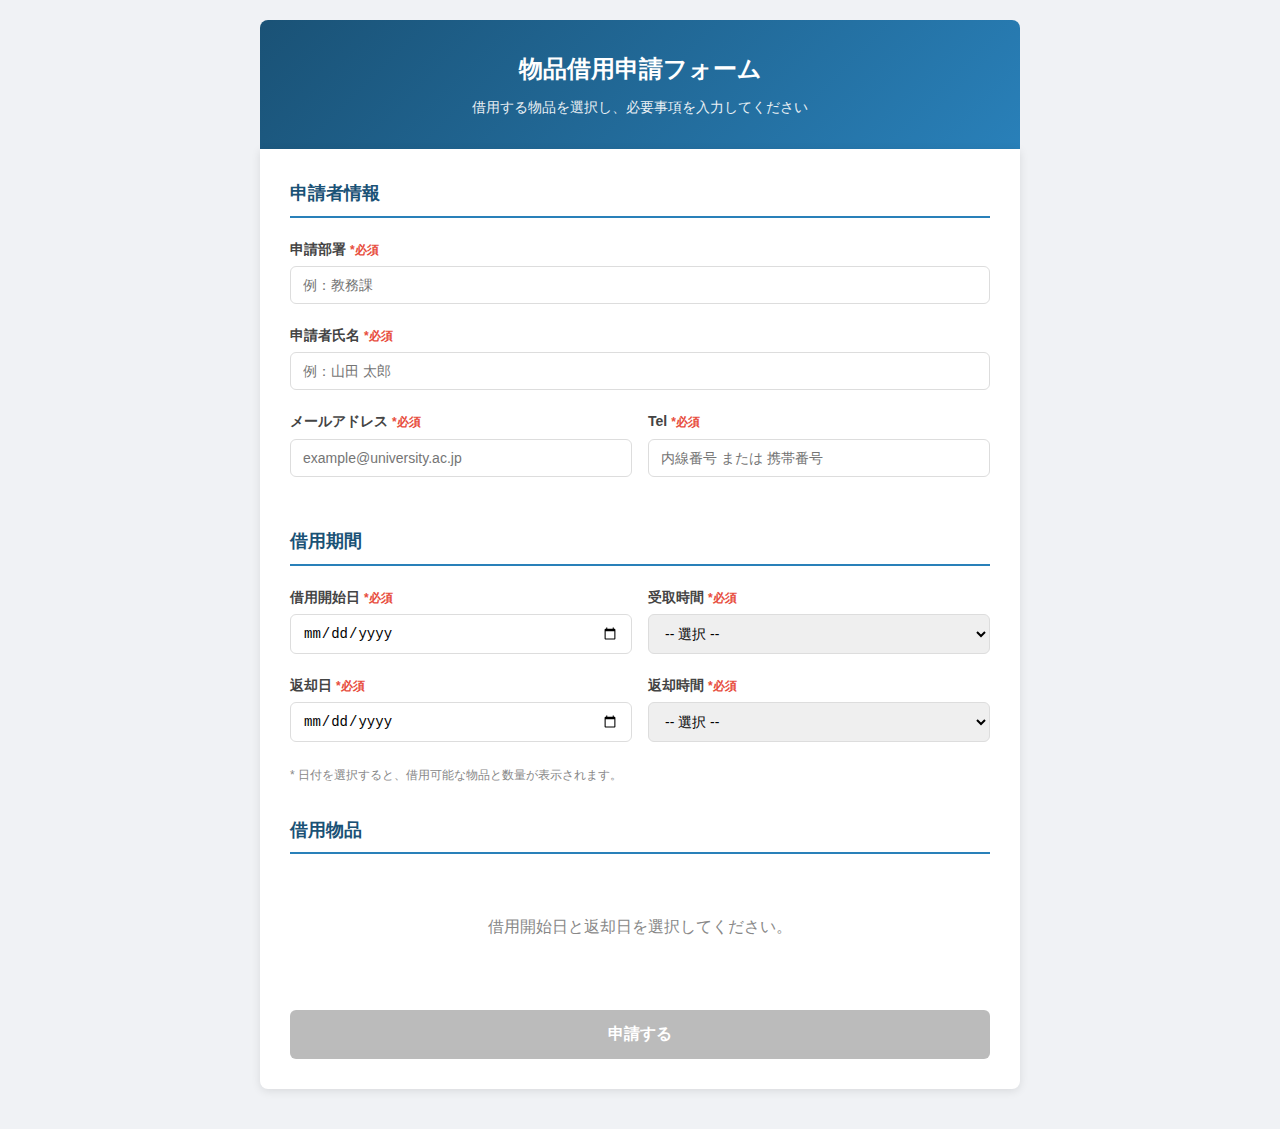
<file: equipment-loan-form/FormPage.html>
<!DOCTYPE html>
<html>
<head>
  <base target="_top">
  <style>
    * {
      box-sizing: border-box;
      margin: 0;
      padding: 0;
    }

    body {
      font-family: 'Segoe UI', 'Hiragino Kaku Gothic ProN', 'Meiryo', sans-serif;
      background-color: #f0f2f5;
      color: #333;
      line-height: 1.6;
    }

    .container {
      max-width: 800px;
      margin: 0 auto;
      padding: 20px;
    }

    .header {
      background: linear-gradient(135deg, #1a5276, #2980b9);
      color: white;
      padding: 30px;
      text-align: center;
      border-radius: 8px 8px 0 0;
      margin-bottom: 0;
    }

    .header h1 {
      font-size: 24px;
      font-weight: 600;
    }

    .header p {
      font-size: 14px;
      opacity: 0.9;
      margin-top: 8px;
    }

    .form-card {
      background: white;
      border-radius: 0 0 8px 8px;
      box-shadow: 0 2px 10px rgba(0,0,0,0.1);
      padding: 30px;
      margin-bottom: 20px;
    }

    .section-title {
      font-size: 18px;
      font-weight: 600;
      color: #1a5276;
      border-bottom: 2px solid #2980b9;
      padding-bottom: 8px;
      margin-bottom: 20px;
      margin-top: 30px;
    }

    .section-title:first-child {
      margin-top: 0;
    }

    .form-group {
      margin-bottom: 20px;
    }

    .form-group label {
      display: block;
      font-weight: 600;
      margin-bottom: 6px;
      font-size: 14px;
      color: #444;
    }

    .form-group label .required {
      color: #e74c3c;
      font-size: 12px;
      margin-left: 4px;
    }

    .form-group input,
    .form-group select {
      width: 100%;
      padding: 10px 12px;
      border: 1px solid #ddd;
      border-radius: 6px;
      font-size: 14px;
      transition: border-color 0.2s;
    }

    .form-group input:focus,
    .form-group select:focus {
      outline: none;
      border-color: #2980b9;
      box-shadow: 0 0 0 3px rgba(41,128,185,0.1);
    }

    .form-row {
      display: flex;
      gap: 16px;
    }

    .form-row .form-group {
      flex: 1;
    }

    /* 物品選択エリア */
    .items-container {
      display: grid;
      grid-template-columns: repeat(auto-fill, minmax(220px, 1fr));
      gap: 16px;
      margin-top: 10px;
    }

    .item-card {
      border: 2px solid #e0e0e0;
      border-radius: 8px;
      padding: 16px;
      text-align: center;
      transition: all 0.2s;
      cursor: pointer;
      background: #fafafa;
    }

    .item-card:hover {
      border-color: #2980b9;
      box-shadow: 0 2px 8px rgba(41,128,185,0.15);
    }

    .item-card.selected {
      border-color: #2980b9;
      background: #ebf5fb;
      box-shadow: 0 2px 8px rgba(41,128,185,0.2);
    }

    .item-card.unavailable {
      opacity: 0.5;
      cursor: not-allowed;
      border-color: #e0e0e0;
    }

    .item-card.unavailable:hover {
      border-color: #e0e0e0;
      box-shadow: none;
    }

    .item-card .item-checkbox {
      text-align: left;
      margin-bottom: 8px;
    }

    .item-card .item-checkbox input[type="checkbox"] {
      width: 18px;
      height: 18px;
      cursor: pointer;
    }

    .item-card .item-image {
      width: 120px;
      height: 120px;
      object-fit: cover;
      border-radius: 6px;
      margin: 8px auto;
      display: block;
      background: #eee;
    }

    .item-card .item-image.no-image {
      display: flex;
      align-items: center;
      justify-content: center;
      color: #aaa;
      font-size: 12px;
      border: 1px dashed #ccc;
    }

    .item-card .item-name {
      font-weight: 600;
      font-size: 14px;
      margin: 8px 0;
      color: #333;
    }

    .item-card .item-available {
      font-size: 12px;
      color: #666;
      margin-bottom: 8px;
    }

    .item-card .item-available.low-stock {
      color: #e74c3c;
      font-weight: 600;
    }

    .item-card .quantity-select {
      width: 80px;
      padding: 6px;
      border: 1px solid #ccc;
      border-radius: 4px;
      font-size: 14px;
      text-align: center;
    }

    .item-card .quantity-label {
      font-size: 12px;
      color: #666;
      margin-top: 4px;
    }

    /* ボタン */
    .submit-btn {
      display: block;
      width: 100%;
      padding: 14px;
      background: linear-gradient(135deg, #1a5276, #2980b9);
      color: white;
      border: none;
      border-radius: 6px;
      font-size: 16px;
      font-weight: 600;
      cursor: pointer;
      transition: transform 0.1s, box-shadow 0.2s;
      margin-top: 30px;
    }

    .submit-btn:hover {
      box-shadow: 0 4px 12px rgba(41,128,185,0.3);
    }

    .submit-btn:active {
      transform: scale(0.98);
    }

    .submit-btn:disabled {
      background: #bbb;
      cursor: not-allowed;
      transform: none;
      box-shadow: none;
    }

    /* メッセージ */
    .message {
      padding: 12px 16px;
      border-radius: 6px;
      margin-top: 16px;
      font-size: 14px;
      display: none;
    }

    .message.success {
      background: #d4edda;
      color: #155724;
      border: 1px solid #c3e6cb;
      display: block;
    }

    .message.error {
      background: #f8d7da;
      color: #721c24;
      border: 1px solid #f5c6cb;
      display: block;
    }

    /* ローディング */
    .loading-overlay {
      display: none;
      position: fixed;
      top: 0; left: 0;
      width: 100%; height: 100%;
      background: rgba(255,255,255,0.7);
      z-index: 9999;
      justify-content: center;
      align-items: center;
    }

    .loading-overlay.active {
      display: flex;
    }

    .spinner {
      width: 50px;
      height: 50px;
      border: 4px solid #e0e0e0;
      border-top-color: #2980b9;
      border-radius: 50%;
      animation: spin 0.8s linear infinite;
    }

    @keyframes spin {
      to { transform: rotate(360deg); }
    }

    .date-hint {
      font-size: 12px;
      color: #888;
      margin-top: 4px;
    }

    .items-loading {
      text-align: center;
      padding: 40px;
      color: #888;
    }

    /* 完了画面 */
    .completion {
      display: none;
      text-align: center;
      padding: 40px 20px;
    }

    .completion .check-icon {
      width: 80px;
      height: 80px;
      border-radius: 50%;
      background: #27ae60;
      color: white;
      font-size: 40px;
      line-height: 80px;
      margin: 0 auto 20px;
    }

    .completion h2 {
      color: #27ae60;
      margin-bottom: 10px;
    }

    .completion .app-no {
      font-size: 24px;
      font-weight: 700;
      color: #1a5276;
      margin: 16px 0;
    }

    .completion .new-btn {
      display: inline-block;
      margin-top: 20px;
      padding: 12px 30px;
      background: #2980b9;
      color: white;
      border: none;
      border-radius: 6px;
      font-size: 14px;
      cursor: pointer;
      text-decoration: none;
    }

    @media (max-width: 600px) {
      .container {
        padding: 10px;
      }
      .form-card {
        padding: 20px;
      }
      .form-row {
        flex-direction: column;
        gap: 0;
      }
      .items-container {
        grid-template-columns: 1fr;
      }
    }
  </style>
</head>
<body>

<div class="loading-overlay" id="loadingOverlay">
  <div class="spinner"></div>
</div>

<div class="container">
  <div class="header">
    <h1>物品借用申請フォーム</h1>
    <p>借用する物品を選択し、必要事項を入力してください</p>
  </div>

  <div class="form-card" id="formArea">
    <form id="applicationForm" onsubmit="return false;">

      <!-- 申請者情報 -->
      <div class="section-title">申請者情報</div>

      <div class="form-group">
        <label>申請部署<span class="required">*必須</span></label>
        <input type="text" id="department" required placeholder="例：教務課">
      </div>

      <div class="form-group">
        <label>申請者氏名<span class="required">*必須</span></label>
        <input type="text" id="applicantName" required placeholder="例：山田 太郎">
      </div>

      <div class="form-row">
        <div class="form-group">
          <label>メールアドレス<span class="required">*必須</span></label>
          <input type="email" id="email" required placeholder="example@university.ac.jp">
        </div>
        <div class="form-group">
          <label>Tel<span class="required">*必須</span></label>
          <input type="tel" id="tel" required placeholder="内線番号 または 携帯番号">
        </div>
      </div>

      <!-- 借用期間 -->
      <div class="section-title">借用期間</div>

      <div class="form-row">
        <div class="form-group">
          <label>借用開始日<span class="required">*必須</span></label>
          <input type="date" id="startDate" required>
        </div>
        <div class="form-group">
          <label>受取時間<span class="required">*必須</span></label>
          <select id="pickupTime" required>
            <option value="">-- 選択 --</option>
          </select>
        </div>
      </div>

      <div class="form-row">
        <div class="form-group">
          <label>返却日<span class="required">*必須</span></label>
          <input type="date" id="returnDate" required>
        </div>
        <div class="form-group">
          <label>返却時間<span class="required">*必須</span></label>
          <select id="returnTime" required>
            <option value="">-- 選択 --</option>
          </select>
        </div>
      </div>

      <p class="date-hint">* 日付を選択すると、借用可能な物品と数量が表示されます。</p>

      <!-- 借用物品 -->
      <div class="section-title">借用物品</div>

      <div id="itemsArea">
        <div class="items-loading" id="itemsPlaceholder">
          借用開始日と返却日を選択してください。
        </div>
        <div class="items-container" id="itemsContainer" style="display:none;"></div>
      </div>

      <!-- 送信 -->
      <button type="button" class="submit-btn" id="submitBtn" onclick="submitForm()" disabled>
        申請する
      </button>

      <div class="message" id="messageArea"></div>
    </form>
  </div>

  <!-- 完了画面 -->
  <div class="form-card completion" id="completionArea">
    <div class="check-icon">&#10003;</div>
    <h2>申請が完了しました</h2>
    <p>以下の申請番号で受け付けました。</p>
    <div class="app-no" id="completionAppNo"></div>
    <p>申請内容はスプレッドシートに記録されています。</p>
    <button class="new-btn" onclick="resetForm()">新しい申請を行う</button>
  </div>
</div>

<script>
  // ===== 初期化 =====
  document.addEventListener('DOMContentLoaded', function() {
    initTimeSelects();
    setMinDate();

    document.getElementById('startDate').addEventListener('change', onDateChange);
    document.getElementById('returnDate').addEventListener('change', onDateChange);
  });

  /**
   * 時間選択肢を生成（8:00〜18:00、30分刻み）
   */
  function initTimeSelects() {
    var pickupSelect = document.getElementById('pickupTime');
    var returnSelect = document.getElementById('returnTime');

    for (var h = 8; h <= 18; h++) {
      for (var m = 0; m < 60; m += 30) {
        if (h === 18 && m > 0) break;
        var time = ('0' + h).slice(-2) + ':' + ('0' + m).slice(-2);
        var opt1 = document.createElement('option');
        opt1.value = time;
        opt1.textContent = time;
        pickupSelect.appendChild(opt1);

        var opt2 = document.createElement('option');
        opt2.value = time;
        opt2.textContent = time;
        returnSelect.appendChild(opt2);
      }
    }
  }

  /**
   * 開始日の最小値を今日に設定
   */
  function setMinDate() {
    var today = new Date();
    var yyyy = today.getFullYear();
    var mm = ('0' + (today.getMonth() + 1)).slice(-2);
    var dd = ('0' + today.getDate()).slice(-2);
    var minDate = yyyy + '-' + mm + '-' + dd;

    document.getElementById('startDate').setAttribute('min', minDate);
    document.getElementById('returnDate').setAttribute('min', minDate);
  }

  // ===== 日付変更時の処理 =====

  function onDateChange() {
    var startDate = document.getElementById('startDate').value;
    var returnDate = document.getElementById('returnDate').value;

    // 返却日の最小値を開始日に設定
    if (startDate) {
      document.getElementById('returnDate').setAttribute('min', startDate);
      if (returnDate && returnDate < startDate) {
        document.getElementById('returnDate').value = startDate;
        returnDate = startDate;
      }
    }

    if (startDate && returnDate) {
      loadItems(startDate, returnDate);
    }
  }

  /**
   * 物品一覧を読み込み
   */
  function loadItems(startDate, endDate) {
    var placeholder = document.getElementById('itemsPlaceholder');
    var container = document.getElementById('itemsContainer');

    placeholder.textContent = '物品情報を読み込み中...';
    placeholder.style.display = 'block';
    container.style.display = 'none';

    google.script.run
      .withSuccessHandler(function(items) {
        renderItems(items);
        placeholder.style.display = 'none';
        container.style.display = 'grid';
        updateSubmitButton();
      })
      .withFailureHandler(function(err) {
        placeholder.textContent = '物品情報の読み込みに失敗しました: ' + err.message;
      })
      .getAvailableItems(startDate, endDate);
  }

  /**
   * 物品カードを描画
   */
  function renderItems(items) {
    var container = document.getElementById('itemsContainer');
    container.innerHTML = '';

    if (items.length === 0) {
      container.innerHTML = '<p style="grid-column:1/-1;text-align:center;color:#888;">登録されている物品がありません。</p>';
      return;
    }

    for (var i = 0; i < items.length; i++) {
      var item = items[i];
      var isAvailable = item.available > 0;

      var card = document.createElement('div');
      card.className = 'item-card' + (isAvailable ? '' : ' unavailable');
      card.setAttribute('data-item-id', item.id);
      card.setAttribute('data-item-name', item.name);

      var html = '';

      // チェックボックス
      html += '<div class="item-checkbox">';
      html += '<input type="checkbox" id="item_' + item.id + '" '
            + (isAvailable ? '' : 'disabled') + ' '
            + 'onchange="toggleItem(this, \'' + item.id + '\')">';
      html += '</div>';

      // 画像
      if (item.photoUrl) {
        html += '<img class="item-image" src="' + escapeHtml(item.photoUrl)
              + '" alt="' + escapeHtml(item.name) + '" onerror="this.style.display=\'none\'">';
      } else {
        html += '<div class="item-image no-image">No Image</div>';
      }

      // 物品名
      html += '<div class="item-name">' + escapeHtml(item.name) + '</div>';

      // 残数表示
      var availClass = item.available <= 2 ? 'item-available low-stock' : 'item-available';
      html += '<div class="' + availClass + '">'
            + (isAvailable ? '残数: ' + item.available + ' / ' + item.stock : '在庫なし')
            + '</div>';

      // 数量選択
      if (isAvailable) {
        html += '<select class="quantity-select" id="qty_' + item.id + '" '
              + 'onchange="updateSubmitButton()" disabled>';
        for (var q = 1; q <= item.available; q++) {
          html += '<option value="' + q + '">' + q + '</option>';
        }
        html += '</select>';
        html += '<div class="quantity-label">数量</div>';
      }

      card.innerHTML = html;

      // カードクリックでチェックボックスを切り替え
      card.addEventListener('click', (function(itemId, avail) {
        return function(e) {
          if (!avail) return;
          if (e.target.tagName === 'INPUT' || e.target.tagName === 'SELECT') return;
          var cb = document.getElementById('item_' + itemId);
          cb.checked = !cb.checked;
          toggleItem(cb, itemId);
        };
      })(item.id, isAvailable));

      container.appendChild(card);
    }
  }

  /**
   * 物品の選択状態を切り替え
   */
  function toggleItem(checkbox, itemId) {
    var card = checkbox.closest('.item-card');
    var qtySelect = document.getElementById('qty_' + itemId);

    if (checkbox.checked) {
      card.classList.add('selected');
      if (qtySelect) qtySelect.disabled = false;
    } else {
      card.classList.remove('selected');
      if (qtySelect) {
        qtySelect.disabled = true;
        qtySelect.value = '1';
      }
    }

    updateSubmitButton();
  }

  /**
   * 送信ボタンの有効/無効を更新
   */
  function updateSubmitButton() {
    var selectedItems = document.querySelectorAll('.item-card.selected');
    var submitBtn = document.getElementById('submitBtn');
    submitBtn.disabled = selectedItems.length === 0;
  }

  // ===== フォーム送信 =====

  function submitForm() {
    var dept = document.getElementById('department').value.trim();
    var name = document.getElementById('applicantName').value.trim();
    var email = document.getElementById('email').value.trim();
    var tel = document.getElementById('tel').value.trim();
    var startDate = document.getElementById('startDate').value;
    var pickupTime = document.getElementById('pickupTime').value;
    var returnDate = document.getElementById('returnDate').value;
    var returnTime = document.getElementById('returnTime').value;

    // バリデーション
    if (!dept || !name || !email || !tel || !startDate || !pickupTime || !returnDate || !returnTime) {
      showMessage('必須項目をすべて入力してください。', 'error');
      return;
    }

    // メールアドレス簡易チェック
    if (!/^[^\s@]+@[^\s@]+\.[^\s@]+$/.test(email)) {
      showMessage('有効なメールアドレスを入力してください。', 'error');
      return;
    }

    // 選択された物品を収集
    var selectedCards = document.querySelectorAll('.item-card.selected');
    if (selectedCards.length === 0) {
      showMessage('借用物品を1つ以上選択してください。', 'error');
      return;
    }

    var items = [];
    for (var i = 0; i < selectedCards.length; i++) {
      var card = selectedCards[i];
      var itemId = card.getAttribute('data-item-id');
      var itemName = card.getAttribute('data-item-name');
      var qty = document.getElementById('qty_' + itemId).value;
      items.push({
        id: itemId,
        name: itemName,
        quantity: parseInt(qty, 10)
      });
    }

    var formData = {
      department: dept,
      applicantName: name,
      email: email,
      tel: tel,
      startDate: startDate,
      pickupTime: pickupTime,
      returnDate: returnDate,
      returnTime: returnTime,
      items: items
    };

    // 送信
    showLoading(true);
    document.getElementById('submitBtn').disabled = true;

    google.script.run
      .withSuccessHandler(function(result) {
        showLoading(false);
        if (result.success) {
          showCompletion(result.applicationNo);
        } else {
          showMessage(result.message, 'error');
          document.getElementById('submitBtn').disabled = false;
        }
      })
      .withFailureHandler(function(err) {
        showLoading(false);
        showMessage('送信に失敗しました: ' + err.message, 'error');
        document.getElementById('submitBtn').disabled = false;
      })
      .submitApplication(formData);
  }

  // ===== UI ヘルパー =====

  function showMessage(text, type) {
    var msgArea = document.getElementById('messageArea');
    msgArea.textContent = text;
    msgArea.className = 'message ' + type;
  }

  function showLoading(show) {
    document.getElementById('loadingOverlay').className =
      'loading-overlay' + (show ? ' active' : '');
  }

  function showCompletion(appNo) {
    document.getElementById('formArea').style.display = 'none';
    document.getElementById('completionArea').style.display = 'block';
    document.getElementById('completionAppNo').textContent = appNo;
  }

  function resetForm() {
    document.getElementById('formArea').style.display = 'block';
    document.getElementById('completionArea').style.display = 'none';
    document.getElementById('applicationForm').reset();
    document.getElementById('itemsContainer').innerHTML = '';
    document.getElementById('itemsContainer').style.display = 'none';
    document.getElementById('itemsPlaceholder').textContent = '借用開始日と返却日を選択してください。';
    document.getElementById('itemsPlaceholder').style.display = 'block';
    document.getElementById('messageArea').className = 'message';
    document.getElementById('submitBtn').disabled = true;
    setMinDate();
  }

  function escapeHtml(str) {
    if (!str) return '';
    return String(str)
      .replace(/&/g, '&amp;')
      .replace(/</g, '&lt;')
      .replace(/>/g, '&gt;')
      .replace(/"/g, '&quot;')
      .replace(/'/g, '&#39;');
  }
</script>

</body>
</html>
</file>
<file: public/styles.css>
:root {
  color-scheme: light;
  font-family: "Hiragino Kaku Gothic ProN", "Noto Sans JP", "Helvetica Neue", Arial, sans-serif;
  background: #f4f6fb;
  color: #1f2a44;
}

* {
  box-sizing: border-box;
}

body {
  margin: 0;
}

.hero {
  background: linear-gradient(120deg, #162848, #2e4b8a);
  color: #fff;
  padding: 32px 40px;
  display: flex;
  flex-wrap: wrap;
  justify-content: space-between;
  gap: 24px;
}

.badge {
  display: inline-block;
  background: rgba(255, 255, 255, 0.2);
  padding: 4px 10px;
  border-radius: 999px;
  font-size: 12px;
  text-transform: uppercase;
}

.subtitle {
  max-width: 560px;
  margin-top: 12px;
  opacity: 0.85;
}

.meta {
  display: grid;
  gap: 16px;
  min-width: 180px;
}

.meta-label {
  font-size: 12px;
  opacity: 0.7;
  margin: 0;
}

.meta-value {
  font-size: 18px;
  font-weight: 600;
  margin: 4px 0 0;
}

main {
  padding: 32px 40px 48px;
  display: grid;
  gap: 24px;
}

.panel {
  background: #fff;
  border-radius: 16px;
  padding: 24px;
  box-shadow: 0 12px 30px rgba(15, 23, 42, 0.08);
}

.panel-header {
  display: flex;
  align-items: center;
  justify-content: space-between;
  gap: 16px;
}

.ghost-button {
  border: 1px solid #cbd5f5;
  border-radius: 10px;
  background: transparent;
  padding: 8px 16px;
  font-size: 14px;
  cursor: pointer;
  transition: all 0.2s ease;
}

.ghost-button:hover {
  background: #eff3ff;
}

.status {
  margin-top: 16px;
  font-size: 14px;
  padding: 8px 12px;
  border-radius: 10px;
  background: #f3f4f6;
  display: inline-block;
}

.status.success {
  background: #e6f4ea;
  color: #0f7a3b;
}

.status.error {
  background: #fdecea;
  color: #b42318;
}

.status.loading {
  background: #eef2ff;
  color: #3730a3;
}

.table-wrapper {
  overflow-x: auto;
  margin-top: 16px;
}

.table-wrapper table {
  width: 100%;
  border-collapse: collapse;
  min-width: 960px;
}

th,
td {
  text-align: left;
  padding: 12px 14px;
  border-bottom: 1px solid #e5e7eb;
  vertical-align: top;
}

th {
  font-size: 13px;
  color: #475569;
  text-transform: uppercase;
  letter-spacing: 0.04em;
}

.positive {
  color: #0f7a3b;
  font-weight: 600;
}

.negative {
  color: #b42318;
  font-weight: 600;
}

.disclosure-list {
  list-style: none;
  padding: 0;
  margin: 0;
  display: grid;
  gap: 8px;
}

.disclosure-list li {
  display: grid;
  gap: 4px;
}

.disclosure-list a {
  color: #1d4ed8;
  font-weight: 600;
  text-decoration: none;
}

.disclosure-list a:hover {
  text-decoration: underline;
}

.disclosure-list span {
  font-size: 12px;
  color: #64748b;
}

.muted {
  color: #9ca3af;
  font-size: 13px;
}

.note ul {
  margin: 12px 0 0;
  padding-left: 18px;
}

footer {
  text-align: center;
  padding: 16px;
  color: #94a3b8;
  font-size: 12px;
}

@media (max-width: 768px) {
  .hero,
  main {
    padding: 24px;
  }

  .panel {
    padding: 20px;
  }

  .panel-header {
    flex-direction: column;
    align-items: flex-start;
  }
}
</file>
